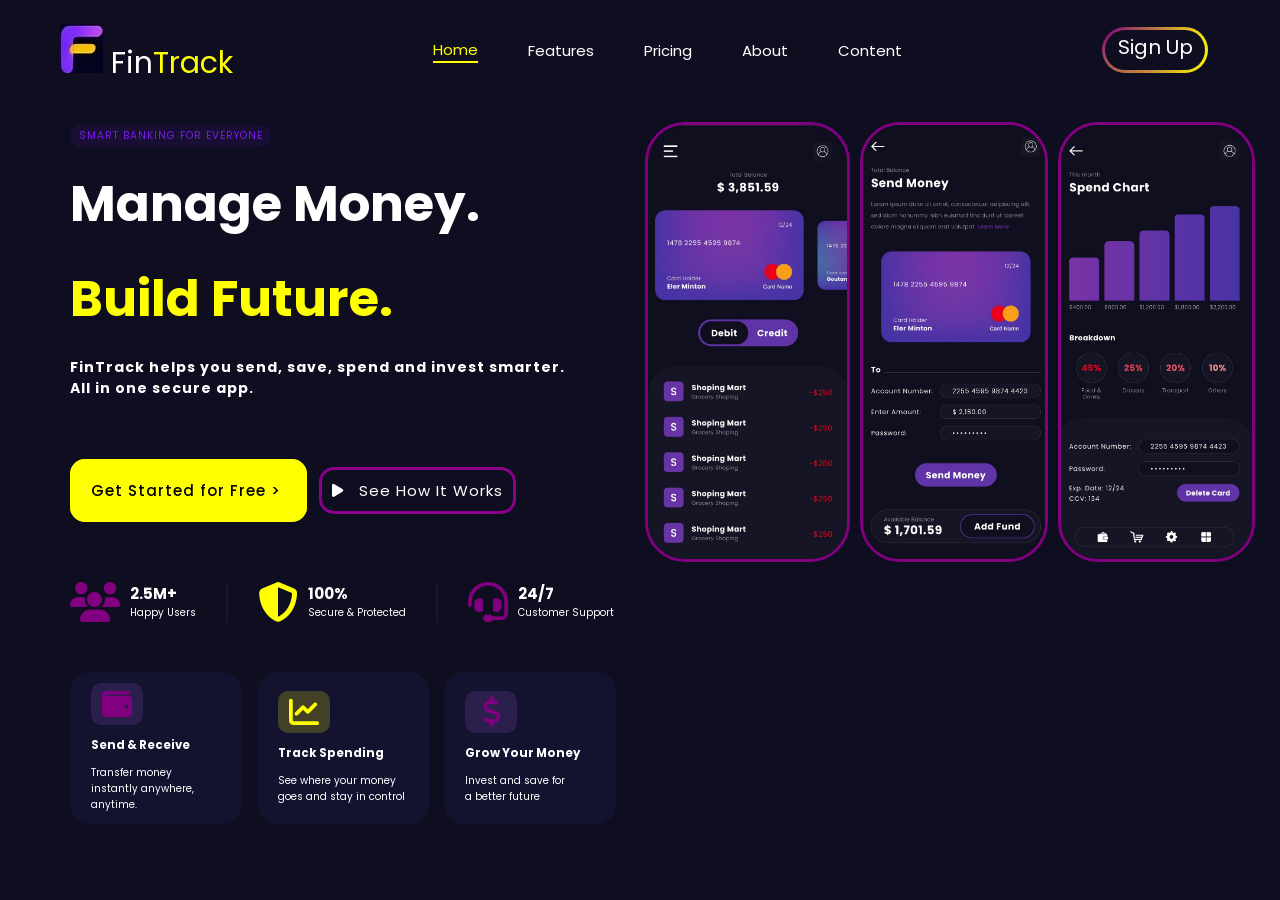
<file: Fintech app/index.html>
<!DOCTYPE html>
<html lang="en">

<head>
    <meta charset="UTF-8">
    <meta name="viewport" content="width=device-width, initial-scale=1.0">
    <title>Fintech app UI</title>
    <link rel="stylesheet" href="fintechapp.css">
    <link rel="stylesheet" href="https://cdnjs.cloudflare.com/ajax/libs/font-awesome/6.5.0/css/all.min.css"/>
</head>

<body>

    <header class="hero-section">

        <div class="head__logo">
            <span><img src="logo3.png" alt="FinTrack logo"></span>
            <span class="head__logotext">Fin<span class="head__logotrack">Track</span></span>
        </div>
        

        <nav class="head__navbar">
            <a href="#" class="head__navbaritem head__navbaritem--home">Home</a>
            <a href="#" class="head__navbaritem">Features</a>
            <a href="#" class="head__navbaritem">Pricing</a>
            <a href="#" class="head__navbaritem">About</a>
            <a href="#" class="head__navbaritem">Content</a>
        </nav>

        <div class="head__signupbtn">
            <a href="#" class="signupbtn">Sign Up</a>
        </div>

        <a href="#" class="hamburger" aria-label="Toggle Menu">&#9776</a>
         
    </header>

    <section class="image">

        <div class="ui-image">
            <img src="01~3.jpg" alt="Mobile Mockup">
            <img src="01~4.jpg" alt="Mobile Mockup">
            <img src="01~2.jpg" alt="Mobile Mockup">
        </div>

    </section>


    
    <main class="content-section">
         
        <section class="ui-content">

            <span class="ui-content__1">SMART BANKING FOR EVERYONE</span>

            <span class="ui-content__2">Manage <span class="ui-content__2--animation"></span></span>

            <span class="ui-content__3">Build Future.</span>

            <span class="ui-content__4">
            <b>FinTrack helps you send, save, spend and invest smarter.<br>All in one secure app.</b>
            </span>

        </section>

    

        <div class="cta-buttons">

            <a href="#" class="cta-buttons__1">Get Started for Free > </a>

            <a href="#" class="cta-buttons__2">
                <i class="fa fa-play play-button"></i>
                <span class="cta-buttons__2--text">See How It Works</span>
            </a>

        </div>
    

    
        <div class="feature-card">

            <div class="feature-card__content">
                <span>
                    <i class="fas fa-users"></i>
                </span>
                <div>
                    <b class="feature-card__text">2.5M+</b><br>Happy Users
                </div>
            </div>
            
            <span class="vertical-line"></span>

            <div class="feature-card__content">
                <span>
                    <i class="fas fa-shield-alt" id="shield__icon"></i>
                </span>
                <div>
                    <b class="feature-card__text">100%</b><br>Secure & Protected
                </div>
            </div>
            
            <span class="vertical-line"></span> 

            <div class="feature-card__content">
                <span> 
                    <i class="fas fa-headset"></i>
                </span>
                <div>
                    <b class="feature-card__text">24/7</b><br>Customer Support
                </div>
            </div>
            
        </div>
    
    

        <div class="features">

            <div class="feature__box">
                <span class="feature__box--wallet"><i class="fas fa-wallet"></i></span>
                <h3>Send & Receive</h3>
                <p>Transfer money instantly anywhere, anytime.</p>
            </div>

             <div class="feature__box">
                <span class="feature__box--chart"><i class="fas fa-chart-line"></i></span>
                <h3>Track Spending</h3>
                <p>See where your money goes and stay in control</p>
            </div>

             <div class="feature__box">
                <span class="feature__box--dollar">
                    <i class="fas fa-dollar-sign"></i>
                </span>
                <h3>Grow Your Money</h3>
                <p>Invest and save for <br>a better future</p>
            </div>

        </div>

    </main>

</body>
</html>
</file>
<file: Fintech app/fintechapp.css>
@import url('https://fonts.cdnfonts.com/css/ica-rubrik-black');
@import url('https://fonts.cdnfonts.com/css/poppins');
@import url('https://fonts.googleapis.com/css2?family=Poppins:wght@100;200;300;400;500;600&display=swap');


*{
    font-family: poppins;
}

html{
    font-size: 62.5%;
}

body{
    color: white;
    background-color: rgb(14, 14, 32);
}

body{
    display: grid;
    grid-template-columns: 1fr 1fr;
    grid-template-rows: 70px 1fr;
    margin: 1.5rem auto;
    grid-template-areas: 
        "header header"
        "main section";
}

header{
    grid-area: header;
}

main{
    grid-area: main;
}

section{
    grid-area: section;
}

@media(max-width: 64rem){
    /* 1024px / 16px = 64rem */
    body{
        display: grid;
        text-align: center;
        grid-template-columns: 1fr;
        grid-template-rows: 70px 1fr 1fr;
        grid-template-areas:
            "header"
            "main"
            "section";
    }

    header{
        grid-area: header;
    }

    main{
        grid-area: main;
    }

    section{
        grid-area: section;
    }

    .ui-image{
        margin-left: 6rem;
        gap: 1rem;
    }

    .head__logo{
        margin-top: 0.3em;
    }

    .hero-section{
        gap: 2rem;
    }
}

@media(min-width: 22.5rem) and (max-width: 48rem){
    /* 360px /16px  = 22.5 768px/16px=48rem */
    html{
        font-size: 35%;
    }

    .hero-section{
        gap: 5rem !important;
        margin-top: 8rem;
    }

    .head__navbaritem{
        display: none;
    }

    .hamburger{
        display: block;
    }

    .head__logo img{
        margin-top: 2rem;
    }

    .head__logotext{
        font-size: 5rem;
    }

    .signupbtn{
        font-size: 1rem;
        padding-top: 0.2rem;
    }

    .content-section{
        gap: 2.5rem;
    }

    .ui-content{
        gap: 4rem;
        margin-top: 8rem;
    }

    .ui-content__1{
        margin-left: 15rem;
    } 

    .ui-content__3{
        text-align: center;
        margin-right: 9rem;
    }

    .ui-content__4{
        text-align: center;
        margin-right: 9rem;
    }

    .ui-content{
        font-size: 120%;
    }

    .cta-buttons{
        margin-right: 10rem;
        text-align: center;
    }

    .feature-card{
        text-align: center;
    }

    .features{
        text-align: center;
    }


}

@media(max-width: 48rem){
    .head__navbaritem{
        display: none;
    }

    .hamburger{
        display: block;
    }

}

@media(min-width: 48rem){
    .hamburger{
        display: none;
    }
}



/* Hero Section */

.hero-section{
    display: flex;
    padding-right: 7em;
    padding-left: 6em;
    gap: 20rem;
    align-items: center;
}


/* Logo */

.head__logo{
    margin-top: 0.3em;
    font-size: 3rem;
}

.head__logotrack{
    color: yellow;
} 


/* Navbar */

.head__navbar{
    display: flex;
    align-items: center;
    gap: 5rem;
}

.head__navbaritem{
    font-size: 1.5rem;
    text-decoration: none;
    color: white;
}

.head__navbaritem--home{
    color: yellow;
    border-bottom: 0.2rem solid yellow;
}

.head__navbaritem:hover{
    cursor: pointer;
    color: yellow;
    border-bottom: 0.2rem solid yellow;
    transition: 0.6s ease;
}


/* Signup Button */

.head__signupbtn{
    width: 10rem;
    height: 4rem;
    border: 0.3rem solid transparent;
    border-radius: 3rem;
    background-image: linear-gradient(rgb(14, 14, 32), rgb(14, 14, 32)), radial-gradient(circle at top left, purple, yellow);
    background-origin: border-box;
    background-clip: content-box, border-box;
}  

.head__signupbtn:hover{
    transform: scale(0.9) translateY(-5px);
    box-shadow: 0 0 2.5rem yellow;
    transition: 0.3s ease;
}

.signupbtn{
    display: flex;
    justify-content: center; 
    text-decoration: none;
    margin-top: 0.2rem;
    font-size: 2rem;
    color: white;
} 


/* Hamburger Menu */

.hamburger{
    color: white;
    text-decoration: none;
    font-size: 3rem;
    padding-right: 2.5rem;
}





/* Mobile Phone Mockup */

.ui-image{
    width: 15rem;
    height: 45rem;
    display: flex;
    margin-top: 5%;
}

.ui-image img{
    margin: 0.5rem;
    border: 0.3rem solid purple;
    border-radius: 4rem;
}




/* Text Content */

.content-section{
    display: flex;
    flex-direction: column;
    margin-left: 7rem;
    margin-top: 4em;
    text-align: left;
    gap: 5em;
}

.ui-content{
    display: flex;
    flex-direction: column;
    gap: 2em;
}

.ui-content__1{
    padding: 0.2rem 0.8rem;
    width: fit-content;
    border: 0.1rem solid transparent;
    border-radius: 5rem;
    letter-spacing: 0.1rem;
    color: rgb(123, 28, 231);
    background: rgba(123, 28, 231, 0.1);
}


.ui-content__2{
    font-weight: bold;
    font-size: 5em;
}

.ui-content__2--animation::before{
    content: "Money.";
    animation:  words 15s infinite;
}

.ui-content__2--animation::after{
    content: "";
    border-left: 0.3rem solid rgb(14, 14, 32);
    animation: cursor 0.6s infinite;
}

@keyframes cursor{
    to{
        border-left: 0.3rem solid purple;
    }
}

@keyframes words{
    0%, 20%{
        content: "Spending.";
    }
    21%, 40%{
        content: "Income.";
    }
    41%, 60%{
        content: "Finance.";
    }
    61%, 80%{
        content: "Savings.";
    }
    81%, 100%{
        content: "Assets.";
    }
}


.ui-content__3{
    font-weight: bold;
    font-size: 5em;
    color: yellow;
}

.ui-content__4{
    letter-spacing: 0.1rem;
    font-size: 1.4rem;
}




/* CTA Buttons */

.cta-buttons{
    margin-top: 3em;
    letter-spacing: 0.1rem;
}

.cta-buttons__1{
    text-decoration: none;
    color: black;
    padding: 2rem;
    background-color: yellow;
    border: 0.1rem solid yellow;
    border-radius: 15px;
    font-weight:500;
    font-size: 1.5rem;
}

.cta-buttons__1:hover{
    color: rgb(14, 14, 32);
    background-color: yellow;
    transform: scale(1.3) translateY(-5px);
    box-shadow: 0 0 2.5rem yellow;
    transition: 0.3s ease;
}

.cta-buttons__2{
    color: white;
    text-decoration: none;
    align-items: center;
    margin: 1.2rem;
    padding: 1rem;
    border: 0.3rem solid darkmagenta;
    border-radius: 1.5rem;
    font-weight:50rem;
    font-size: 1.5rem;
    background-image: linear-gradient(rgb(14, 14, 32), rgb(14, 14, 32), radial-gradient(circle at top left, rgb(14, 14, 32), purple));
    background-origin: border-box;
    background-clip: content-box, border-box;
}

.cta-buttons__2:hover{
    font-size: 1.2rem;
    font-weight: 50rem;
    transition: 0.3s ease;
    transform: scale(1.3) translateY(-5px);
    box-shadow: 0 0 2.5rem purple;
}

.cta-buttons__2--text{
    margin-left: 1rem;
}



/* Features 1*/


.feature-card{
    display: flex;
    flex-direction: row;
    gap: 3rem;
    margin-top: 3rem;
    margin-right: auto;
}

.feature-card .fas{
    font-size: 4rem;
    color: purple;
}

.feature-card__content{
    display: flex;
    gap: 1rem;
}

#shield__icon{
    color: yellow;
}

.feature-card__text{
    font-size: 1.5rem;
}

.vertical-line{
    border-right: 0.2em solid rgba(58, 58, 58, 0.2);
}



/* Features 2 */

.features{
    display: flex;
    flex-wrap: wrap;
    left: 6rem;
    gap: 0.5rem;
}


.feature__box{
    border: 0.1rem solid rgba(26, 26, 26, 0.2);
    border-radius: 2rem;
    width: 15rem;
    height: 15rem;
    justify-content: center;
    align-content: center;
    text-align: left;
    margin-right: 1rem;
    padding-right: 2rem;
    background: rgba(44, 44, 109, 0.2);
}

.feature__box p{
    background: rgba(44, 44, 109, 0.0);
    padding-left: 2rem;
}

.feature__box h3{
    background: rgba(44, 44, 109, 0.0);
    padding-left: 2rem;
}

.feature__box span{
    background: rgba(44, 44, 109, 0.0);
    padding-left: 2rem;
}

.feature__box--wallet .fas{
    border: 0.1rem solid transparent;
    border-radius: 1rem;
    width: 5rem;
    height: 4rem;
    justify-content: center;
    align-content: center;
    text-align: center;
    margin-top: 1rem;
    background: rgba(67, 44, 109, 0.5);
    color: purple;
    font-size: 3rem;
}

.feature__box--chart .fas{
    border: 0.1rem solid transparent;
    border-radius: 1rem;
    width: 5rem;
    height: 4rem;
    justify-content: center;
    align-content: center;
    text-align: center;
    margin-top: 1rem;
    background: rgba(252, 248, 6, 0.2);
    color: yellow;
    font-size: 3rem;
}

.feature__box--dollar .fas{
    border: 0.1rem solid transparent;
    border-radius: 1rem;
    width: 5rem;
    height: 4rem;
    justify-content: center;
    align-content: center;
    text-align: center;
    margin-top: 1rem;
    background: rgba(67, 44, 109, 0.5);
    color: purple;
    font-size: 3rem;
}
</file>
